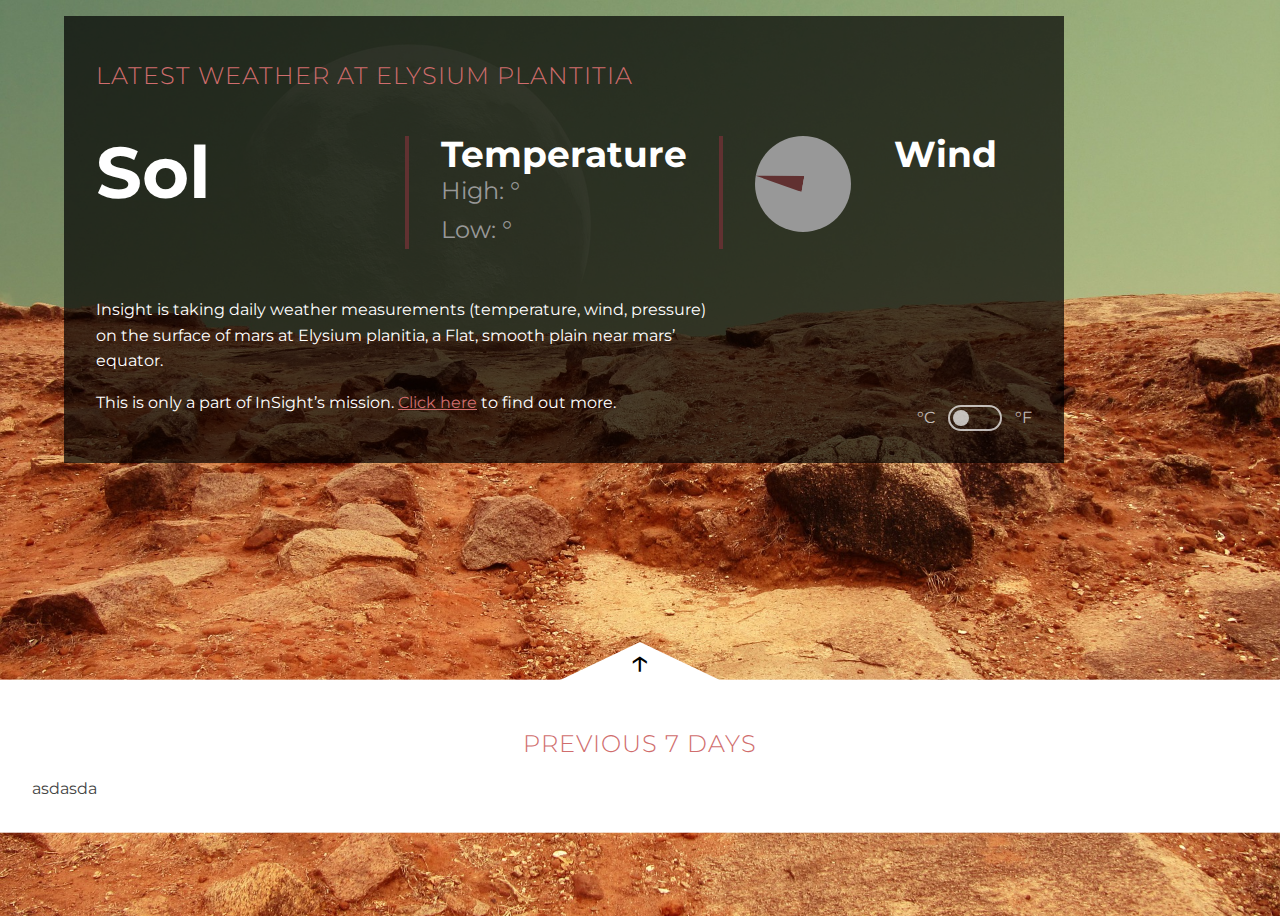
<file: index.html>
<!DOCTYPE html>
<html lang="en">

<head>
    <meta charset="UTF-8">
    <meta name="viewport" content="width=device-width, initial-scale=1.0">
    <title>Mars App</title>
    <link rel="stylesheet" href="mars.css">
</head>

<body>
    <main class="current-weather">
        <h1 class="main-title">Latest weather at elysium plantitia</h1>

        <!-- <div class="main-section"> -->
        <div class="date">
            <h2 class="section-title date-title">Sol
                <span data-current-sol></span>
            </h2>
            <p class="date-day" data-current-date></p>
        </div>

        <div class="temp">
            <h2 class="section-title">Temperature</h2>
            <p class="reading">High:
                <span data-current-temp-high></span>
                °<span data-temp-unit></span>
            </p>
            <p class="reading">Low:
                <span data-current-temp-low></span>
                °<span data-temp-unit></span>
            </p>
        </div>
        <div class="wind">
            <h2 class="section-title">Wind</h2>
            <p class="reading">
                <span data-wind-speed></span>
                <span data-speed-unit></span></p>
            <div class="wind-direction">
                <p class="sr-only" data-wind-direction-text></p>
                <div class="wind-arrow" data-wind-direction-arrow></div>
            </div>
        </div>
        <div class="info">
            <p>Insight is taking daily weather measurements (temperature, wind, pressure) on the surface of mars at
                Elysium planitia, a
                Flat, smooth plain near mars’ equator.</p>
            <p>This is only a part of InSight’s mission. <a href="https://mars.nasa.gov/insight/weather/"
                    target="_blank"> Click
                    here</a> to find out more.</p>
        </div>

        <div class="unit">
            <label for="cel">°C</label>
            <input type="radio" id="cel" name="unit" checked>
            <button class="unit_toggle" data-unit-toggle></button>
            <label for="fah">°F</label>
            <input type="radio" id="fah" name="unit">
        </div>
        <!-- </div> -->
    </main>


    <div class="previous-weather">
        <button for="weather-toggle" class="show-previous-weather"><span id="arrow">&#8593;</span><span
                class="sr-only">Show
                previous
                weather</span></button>

        <h2 class="main-title previous-day_title">Previous 7 days</h2>

        <div class="previous-days" data-previous-sols>asdasda</div>

        <template data-previous-template-sol>
            <div class="previous-day">
                <h3 class="previous-day-sol">Sol
                    <span data-sol></span></h3>
                <p class="previous-day-date" data-date></p>
                <p class="previous-day-temp">High:
                    <span data-temp-high></span>
                    °<span data-temp-unit></span></p>
                <p class="previous-day-temp">Low:
                    <span data-temp-low></span>
                    °<span data-temp-unit></span></p>
                <button class="previous-day-btn" data-select-button>more info</button>
            </div>
        </template>
        <script src="mars.js"></script>
</body>

</html>
</file>
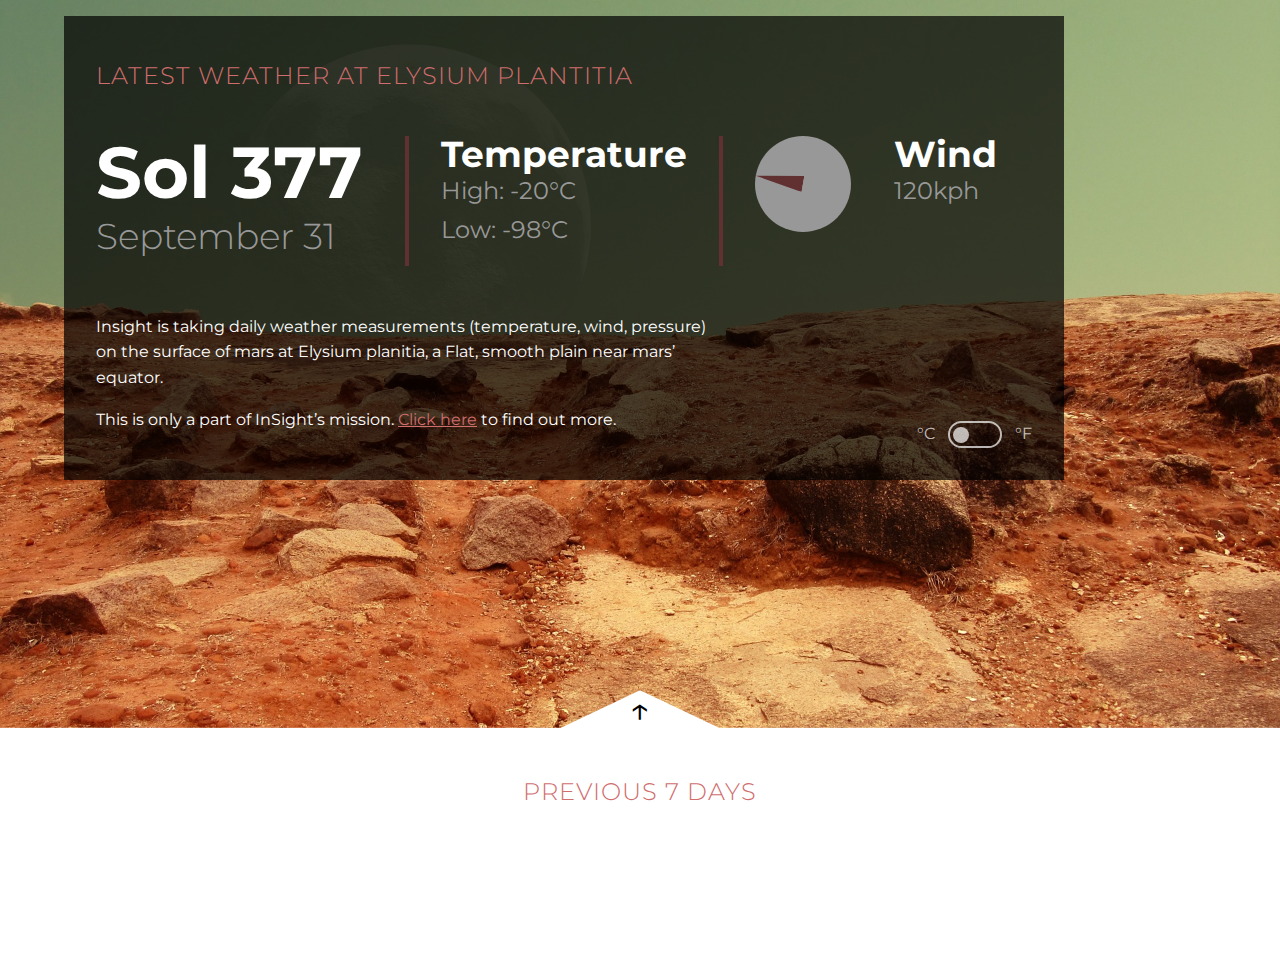
<file: mars.html>
<!DOCTYPE html>
<html lang="en">

<head>
    <meta charset="UTF-8">
    <meta name="viewport" content="width=device-width, initial-scale=1.0">
    <title>Mars App</title>
    <link rel="stylesheet" href="mars.css">
</head>

<body>
    <main class="current-weather">
        <h1 class="main-title">Latest weather at elysium plantitia</h1>

        <!-- <div class="main-section"> -->
        <div class="date">
            <h2 class="section-title date-title">Sol 377</h2>
            <p class="date-day">September 31</p>
        </div>

        <div class="temp">
            <h2 class="section-title">Temperature</h2>
            <p class="reading">High: -20°C</p>
            <p class="reading">Low: -98°C</p>
        </div>
        <div class="wind">
            <h2 class="section-title">Wind</h2>
            <p class="reading">120kph</p>
            <div class="wind-direction">
                <p class="sr-only">45 deg</p>
                <div class="wind-arrow"></div>
            </div>
        </div>
        <div class="info">
            <p>Insight is taking daily weather measurements (temperature, wind, pressure) on the surface of mars at
                Elysium planitia, a
                Flat, smooth plain near mars’ equator.</p>
            <p>This is only a part of InSight’s mission. <a href="https://mars.nasa.gov/insight/weather/"
                    target="_blank"> Click
                    here</a> to find out more.</p>
        </div>

        <div class="unit">
            <label for="cel">°C</label>
            <input type="radio" id="cel" name="unit" checked>
            <button class="unit_toggle"></button>
            <label for="fah">°F</label>
            <input type="radio" id="fah" name="unit">
        </div>
    </main>


    <div class="previous-weather">
        <button for="weather-toggle" class="show-previous-weather"><span id="arrow">&#8593;</span><span
                class="sr-only">Show
                previous
                weather</span></button>

        <h2 class="main-title previous-day_title">Previous 7 days</h2>

        <div class="previous-days">
            <div class="previous-day">
                <h3 class="previous-day-sol">Sol 371</h3>
                <p class="previous-day-date">September 31</p>
                <p class="previous-day-temp">High: -20°C</p>
                <p class="previous-day-temp">Low: -98°C</p>
                <button class="previous-day-btn">more info</button>
            </div>
            <div class="previous-day">
                <h3 class="previous-day-sol">Sol 371</h3>
                <p class="previous-day-date">September 31</p>
                <p class="previous-day-temp">High: -20°C</p>
                <p class="previous-day-temp">Low: -98°C</p>
                <button class="previous-day-btn">more info</button>
            </div>
            <div class="previous-day">
                <h3 class="previous-day-sol">Sol 371</h3>
                <p class="previous-day-date">September 31</p>
                <p class="previous-day-temp">High: -20°C</p>
                <p class="previous-day-temp">Low: -98°C</p>
                <button class="previous-day-btn">more info</button>
            </div>
            <div class="previous-day">
                <h3 class="previous-day-sol">Sol 371</h3>
                <p class="previous-day-date">September 31</p>
                <p class="previous-day-temp">High: -20°C</p>
                <p class="previous-day-temp">Low: -98°C</p>
                <button class="previous-day-btn">more info</button>
            </div>
            <div class="previous-day">
                <h3 class="previous-day-sol">Sol 371</h3>
                <p class="previous-day-date">September 31</p>
                <p class="previous-day-temp">High: -20°C</p>
                <p class="previous-day-temp">Low: -98°C</p>
                <button class="previous-day-btn">more info</button>
            </div>
            <div class="previous-day">
                <h3 class="previous-day-sol">Sol 371</h3>
                <p class="previous-day-date">September 31</p>
                <p class="previous-day-temp">High: -20°C</p>
                <p class="previous-day-temp">Low: -98°C</p>
                <button class="previous-day-btn">more info</button>
            </div>
            <div class="previous-day">
                <h3 class="previous-day-sol">Sol 371</h3>
                <p class="previous-day-date">September 31</p>
                <p class="previous-day-temp">High: -20°C</p>
                <p class="previous-day-temp">Low: -98°C</p>
                <button class="previous-day-btn">more info</button>
            </div>
        </div>
    </div>


    <script src="mars.js"></script>
</body>

</html>
</file>
<file: mars.css>
@import url("https://fonts.googleapis.com/css?family=Montserrat:300,400,500,700&display=swap");
*,
*::before,
*::after {
  -webkit-box-sizing: border-box;
          box-sizing: border-box;
}

:root {
  --font-family1: 'Poppins', sans-serif;
  --font-family2: 'Montserrat', sans-serif;
  --font-size-h1: 1.5rem;
  --font-size-h2: 2.25rem;
  --font-size-body: 1rem;
  --font-size-xl: 4.5rem;
  --color-light: #fff;
  --color-gray: #989898;
  --color-dark: #444;
  --color-accent: #d06d6d;
  --color-accent-dark: #613131;
  --fw-bold: 700;
}

body {
  margin: 0;
  font-family: var(--font-family2);
  line-height: 1.6;
  background-size: cover;
  height: 100vh;
  overflow: hidden;
  color: var(--color-light);
  background-position: center;
  background-repeat: no-repeat;
  background-image: url(./mars.jpg);
}

.sr-only:not(:focus):not(:active) {
  clip: rect(0 0 0 0);
  -webkit-clip-path: inset(50%);
          clip-path: inset(50%);
  height: 1px;
  overflow: hidden;
  position: absolute;
  white-space: nowrap;
  width: 1px;
}

h1,
h2,
h3 {
  line-height: 1;
}

a {
  color: var(--clr-accent);
}

a:hover {
  color: var(--clr-accent-dark);
}

.current-weather {
  background: rgba(0, 0, 0, 0.7);
  max-width: 1000px;
  margin: 1em 0 0 4em;
  padding: 2em;
  display: -ms-grid;
  display: grid;
  grid-gap: 2em;
  -ms-grid-columns: (1fr)[3];
      grid-template-columns: repeat(3, 1fr);
}

a {
  color: var(--color-accent);
}

a:hover {
  color: var(--color-accent-dark);
}

.main-title {
  color: var(--color-accent);
  font-size: var(--font-size-h1);
  font-weight: 300;
  letter-spacing: 1px;
  grid-column: 1 / -1;
  text-transform: uppercase;
}

.section-title {
  font-size: var(--font-size-h2);
  font-weight: var(--fw-bold);
  margin: 0;
}

.date-title {
  font-size: var(--font-size-xl);
}

.reading {
  font-size: var(--font-size-h1);
  color: var(--color-gray);
  margin: 0;
}

.date {
  -ms-grid-column: 1;
  -ms-grid-column-span: 1;
  grid-column: 1 / 2;
}

.date-day {
  color: var(--color-gray);
  font-size: var(--font-size-h2);
  margin: 0;
  font-weight: 300;
}

.temp {
  --border: .25em solid var(--color-accent-dark);
  -ms-grid-column: 2;
  -ms-grid-column-span: 1;
  grid-column: 2 / 3;
  border-left: var(--border);
  border-right: var(--border);
  padding: 0 2em;
}

.wind {
  -ms-grid-column: 3;
  -ms-grid-column-span: 1;
  grid-column: 3 / 4;
  display: -ms-grid;
  display: grid;
  -ms-grid-columns: (1fr)[2];
      grid-template-columns: repeat(2, 1fr);
  -ms-grid-rows: min-content 3fr;
      grid-template-rows: -webkit-min-content 3fr;
      grid-template-rows: min-content 3fr;
  -ms-grid-row-align: start;
      align-self: start;
}

.wind .section-titile,
.wind .reading {
  -ms-grid-column: 2;
  -ms-grid-column-span: 1;
  grid-column: 2/3;
}

.wind-direction {
  --size: 6rem;
  width: var(--size);
  height: var(--size);
  border-radius: 50%;
  background-color: var(--color-gray);
  display: -ms-grid;
  display: grid;
  place-items: center;
  -ms-grid-row: 1;
  -ms-grid-row-span: 2;
  grid-row: 1 / span 2;
}

.wind-arrow {
  --direction: 280deg;
  --size: 1rem;
  height: calc(var(--size) * 3);
  width: var(--size);
  background-color: var(--color-accent-dark);
  -webkit-clip-path: polygon(50% 0, 0 100%, 100% 100%);
          clip-path: polygon(50% 0, 0 100%, 100% 100%);
  -webkit-transform: translateY(-50%) rotate(var(--direction));
          transform: translateY(-50%) rotate(var(--direction));
  -webkit-transform-origin: bottom center;
          transform-origin: bottom center;
  -webkit-transition: -webkit-transform 500ms ease;
  transition: -webkit-transform 500ms ease;
  transition: transform 500ms ease;
  transition: transform 500ms ease, -webkit-transform 500ms ease;
}

.info {
  -ms-grid-column: 1;
  -ms-grid-column-span: 2;
  grid-column: 1 / 3;
}

.unit {
  -ms-grid-column: 3;
  -ms-grid-column-span: 1;
  grid-column: 3 / 4;
  place-self: end;
  display: -webkit-box;
  display: -ms-flexbox;
  display: flex;
  color: var(--color-light);
  opacity: .7;
  -webkit-transition: opacity 275ms linear;
  transition: opacity 275ms linear;
}

.unit label {
  cursor: pointer;
}

.unit input {
  clip: rect(0 0 0 0);
  -webkit-clip-path: inset(50%);
          clip-path: inset(50%);
  height: 1px;
  overflow: hidden;
  position: absolute;
  white-space: nowrap;
  width: 1px;
}

.unit:hover {
  opacity: 1;
}

.unit_toggle {
  width: 4em;
  border: 2px solid var(--color-light);
  cursor: pointer;
  border-radius: 100vmax;
  outline: none;
  background-color: transparent;
  padding: 0;
  margin: 0 1em;
  height: 2em;
}

.unit_toggle::after {
  content: '';
  display: block;
  border-radius: 50%;
  background-color: var(--color-light);
  height: 1rem;
  width: 1rem;
  margin: 3px;
  margin-left: auto;
}

:checked ~ .unit_toggle::after {
  margin-left: 3px;
}

.previous-weather {
  background-color: var(--color-light);
  color: var(--color-dark);
  position: absolute;
  top: 67%;
  bottom: -55;
  width: 100%;
  -webkit-transform: translateY(50%);
          transform: translateY(50%);
  -webkit-transition: -webkit-transform 350ms ease-in-out;
  transition: -webkit-transform 350ms ease-in-out;
  transition: transform 350ms ease-in-out;
  transition: transform 350ms ease-in-out, -webkit-transform 350ms ease-in-out;
  padding: 2rem;
}

.previous-days {
  display: -webkit-box;
  display: -ms-flexbox;
  display: flex;
}

.show-previous-weather {
  background-color: var(--color-light);
  position: absolute;
  left: 50%;
  width: 10rem;
  font-size: var(--font-size-h2);
  -webkit-clip-path: polygon(50% 0, 0 100%, 100% 100%);
          clip-path: polygon(50% 0, 0 100%, 100% 100%);
  -webkit-transform: translate(-50%, calc(-99% - 2rem));
          transform: translate(-50%, calc(-99% - 2rem));
  text-align: center;
  line-height: 1;
  cursor: pointer;
  border: 0;
  font-family: inherit;
}

.show-previous-weather:hover, .show-previous-weather:focus {
  color: var(--clr-dark);
}

.show-previous-weather #arrow {
  display: block;
  -webkit-transform: rotate(0);
          transform: rotate(0);
  -webkit-transition: -webkit-transform 300ms ease;
  transition: -webkit-transform 300ms ease;
  transition: transform 300ms ease;
  transition: transform 300ms ease, -webkit-transform 300ms ease;
}

.previous-days {
  display: -webkit-box;
  display: -ms-flexbox;
  display: flex;
  -webkit-box-pack: justify;
      -ms-flex-pack: justify;
          justify-content: space-between;
}

.previous-day {
  opacity: 0;
}

.previous-day > * {
  margin: 0;
}

.previous-day-date {
  font-size: 0.9rem;
  color: var(--color-gray);
}

.previous-day-btn {
  color: var(--color-light);
  background-color: var(--color-dark);
  padding: 0.3em 0.9em;
  margin-top: 0.4em;
  border-radius: 100vmax;
  border: 0;
  text-transform: uppercase;
  cursor: pointer;
  outline: none;
}

.previous-day_title {
  text-align: center;
}

.show-weather.previous-weather {
  -webkit-transform: translateY(0);
          transform: translateY(0);
}

.show-weather.previous-weather .show-previous-weather > #arrow {
  -webkit-transform: rotate(180deg) translateY(-6px);
          transform: rotate(180deg) translateY(-6px);
  display: block;
}

.show-weather.previous-weather .previous-day_title,
.show-weather.previous-weather .previous-day {
  -webkit-animation: slideUp 750ms forwards;
          animation: slideUp 750ms forwards;
}

.show-weather.previous-weather .previous-day_title {
  text-align: start;
}

.show-weather.previous-weather .previous-day:nth-child(1) {
  -webkit-animation-delay: 100ms;
          animation-delay: 100ms;
}

.show-weather.previous-weather .previous-day:nth-child(2) {
  -webkit-animation-delay: 125ms;
          animation-delay: 125ms;
}

.show-weather.previous-weather .previous-day:nth-child(3) {
  -webkit-animation-delay: 150ms;
          animation-delay: 150ms;
}

.show-weather.previous-weather .previous-day:nth-child(4) {
  -webkit-animation-delay: 175ms;
          animation-delay: 175ms;
}

.show-weather.previous-weather .previous-day:nth-child(5) {
  -webkit-animation-delay: 200ms;
          animation-delay: 200ms;
}

.show-weather.previous-weather .previous-day:nth-child(6) {
  -webkit-animation-delay: 225ms;
          animation-delay: 225ms;
}

.show-weather.previous-weather .previous-day:nth-child(7) {
  -webkit-animation-delay: 300ms;
          animation-delay: 300ms;
}

@-webkit-keyframes slideUp {
  0% {
    opacity: 0;
    -webkit-transform: translateY(50%);
            transform: translateY(50%);
  }
  100% {
    opacity: 1;
    -webkit-transform: translateY(0);
            transform: translateY(0);
  }
}

@keyframes slideUp {
  0% {
    opacity: 0;
    -webkit-transform: translateY(50%);
            transform: translateY(50%);
  }
  100% {
    opacity: 1;
    -webkit-transform: translateY(0);
            transform: translateY(0);
  }
}
/*# sourceMappingURL=mars.css.map */
</file>
